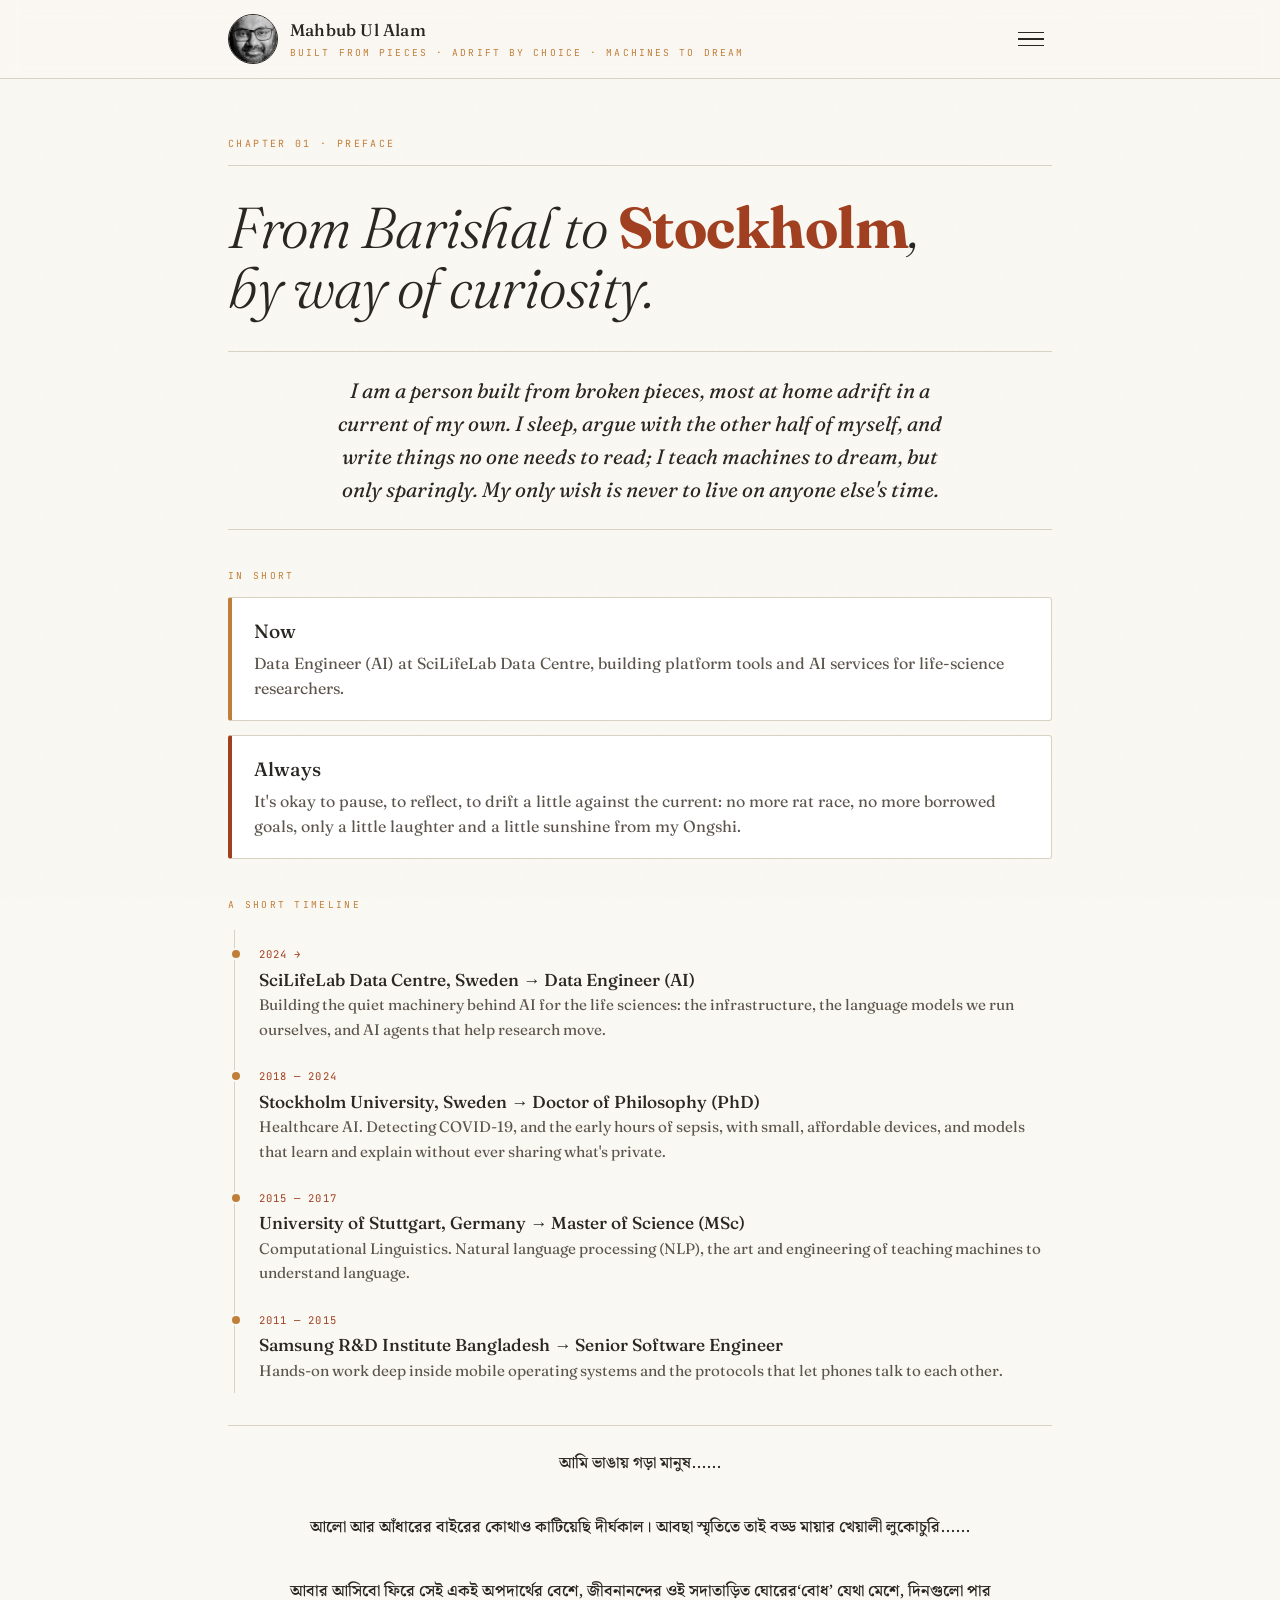
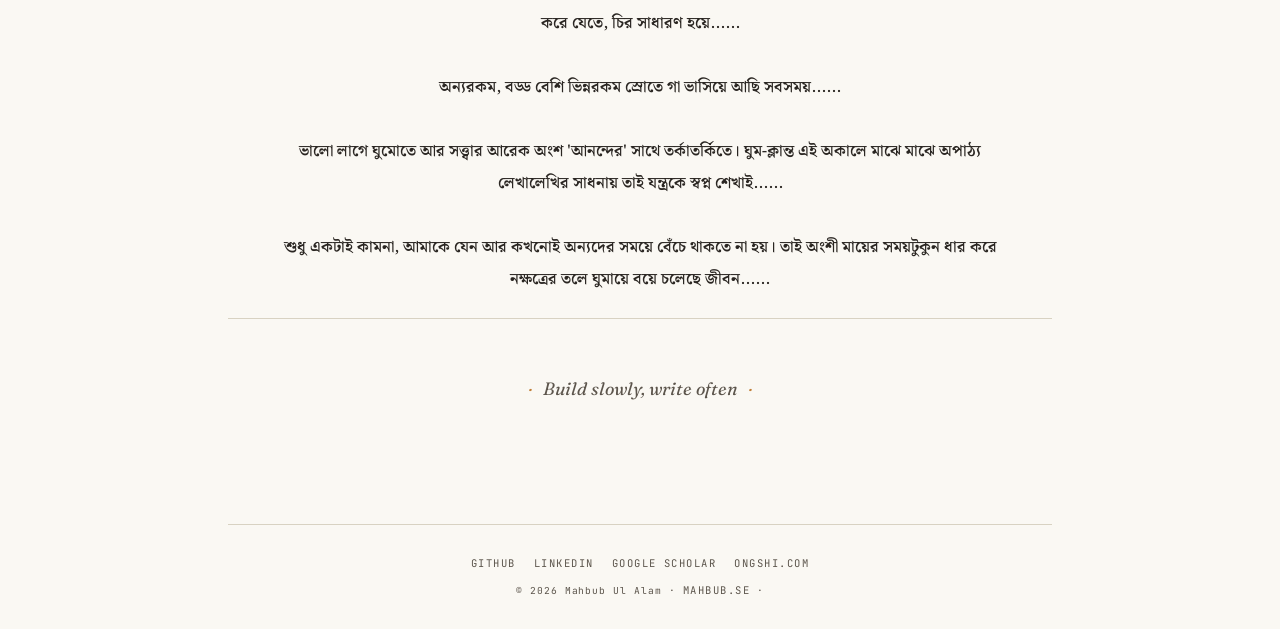
<file: index.html>
<!DOCTYPE html>
<html lang="en">
<head>
<meta charset="UTF-8">
<meta name="viewport" content="width=device-width, initial-scale=1.0">
<title>মাহবুব উল আলম আনন্দ । machines to dream । Mahbub Ul Alam Anondo । যন্ত্ররা স্বপ্নময় </title>
<meta name="description" content="Mahbub Ul Alam (Anondo): Data Engineer (AI) at SciLifeLab Data Centre, Stockholm. Healthcare AI, infrastructure, tools, writing, and AI music.">
<link rel="preconnect" href="https://fonts.googleapis.com">
<link rel="preconnect" href="https://fonts.gstatic.com" crossorigin>
<link href="https://fonts.googleapis.com/css2?family=Fraunces:ital,opsz,wght@0,9..144,300..900;1,9..144,300..900&family=JetBrains+Mono:wght@400;500;700&family=Noto+Serif+Bengali:wght@400;500;600&display=swap" rel="stylesheet">
<link rel="stylesheet" href="assets/style.css">
<link rel="icon" type="image/png" href="media/icon.png">
<link rel="apple-touch-icon" href="media/icon.png">
</head>
<body>

<!-- ============================================================
     This file is only the shell: top bar, the Contents menu,
     an empty <main> where chapters are dropped in, and the footer.
     Each chapter lives in its own file: chapters/<id>.html
     The running order + the menu come from: chapters/_index.json
     To add or edit a chapter, see: chapters/README.md
     ============================================================ -->

<div class="topbar"><div class="topbar-inner">
  <a class="brand" href="#about">
    <div class="monogram"><img src="media/profile.jpg" alt="Mahbub Ul Alam"></div>
    <div><span class="brand-name">Mahbub Ul Alam</span><span class="brand-sub">Built from pieces · Adrift by choice · Machines to dream</span></div>
  </a>
  <button class="burger" id="burger" onclick="toggleNav()" aria-label="Menu"><span></span><span></span><span></span></button>
</div></div>

<div class="scrim" id="scrim" onclick="toggleNav()"></div>
<nav class="panel" id="panel">
  <div class="panel-label">Contents</div>
  <div id="navLinks"><!-- menu built from chapters/_index.json --></div>
  <div class="panel-foot">
    mahbub.se<br>
    <a href="https://github.com/anondo1969" target="_blank" rel="noopener">GitHub</a> ·
    <a href="https://www.linkedin.com/in/anondo" target="_blank" rel="noopener">LinkedIn</a> ·
    <a href="https://scholar.google.com/citations?user=lIfPGYcAAAAJ" target="_blank" rel="noopener">Google Scholar</a><br>
    <a href="https://ongshi.com" target="_blank" rel="noopener">ongshi.com</a>
  </div>
</nav>

<main class="wrap">

  <!-- chapters are loaded into here, one at a time -->
  <section class="page active" id="chapter-host"><noscript>
    <h1 class="display">You arrived with the <b>lights</b> off.</h1>
    <p class="lead">JavaScript is switched off in your browser, which places you among the rare two percent who still wander the web this way. It is a quiet, deliberate, admirable way to read, and I tip my hat to you.</p>
    <div class="quote"><p>But this small book turns its pages with a script: with the script asleep, the chapters stay closed on the shelf, and the words wait in the dark.</p></div>
    <p class="lead">Switch JavaScript on and the shelf opens: the menu fills, a chapter arrives, the lights come up. Until then, I am sorry to meet you only here, at the door. 😟</p>
    <div class="mantra">Some pages turn only by a little light</div>
  </noscript></section>

  <footer>
    <div class="links">
      <a href="https://github.com/anondo1969" target="_blank" rel="noopener">GitHub</a>
      <a href="https://www.linkedin.com/in/anondo" target="_blank" rel="noopener">LinkedIn</a>
      <a href="https://scholar.google.com/citations?user=lIfPGYcAAAAJ" target="_blank" rel="noopener">Google Scholar</a>
      <a href="https://ongshi.com" target="_blank" rel="noopener">ongshi.com</a>
    </div>
    <div class="cr">© 2026 Mahbub Ul Alam · <a href="https://mahbub.se" target="_blank" rel="noopener">mahbub.se</a> ·</div>
  </footer>
</main>

<script src="assets/app.js"></script>
</body>
</html>
</file>
<file: assets/style.css>
/* ============================================================
   mahbub.se — Pocket Field Note
   Shared styles for index.html and post.html
   ============================================================ */
:root{
  --paper:#faf8f3;--paper-deep:#e8e4d4;--ink:#2a2622;--ink-soft:#5c554c;
  --ochre:hsl(31, 54%, 49%);--clay:#a04020;--sage:#4a7c59;--rule:#d8d2c2;--dark:#2a2622;
  --maxw:880px;
}
*{box-sizing:border-box;margin:0;padding:0}
html{scroll-behavior:smooth}
body{
  background:var(--paper);color:var(--ink);
  font-family:'Fraunces',Georgia,serif;font-optical-sizing:auto;line-height:1.6;
  -webkit-font-smoothing:antialiased;position:relative;min-height:100vh;
}
/* paper grain */
body::before{
  content:"";position:fixed;inset:0;pointer-events:none;z-index:0;opacity:.5;
  background-image:url("data:image/svg+xml,%3Csvg xmlns='http://www.w3.org/2000/svg' width='120' height='120'%3E%3Cfilter id='n'%3E%3CfeTurbulence type='fractalNoise' baseFrequency='0.85' numOctaves='3' stitchTiles='stitch'/%3E%3CfeColorMatrix type='saturate' values='0'/%3E%3C/filter%3E%3Crect width='100%25' height='100%25' filter='url(%23n)' opacity='0.04'/%3E%3C/svg%3E");
}
.wrap{max-width:var(--maxw);margin:0 auto;padding:0 28px;position:relative;z-index:1}
/* no image, anywhere, ever spills past its column or the screen */
img{max-width:100%;height:auto}

/* ---------- TOP BAR ---------- */
.topbar{position:sticky;top:0;z-index:40;background:rgba(250,248,243,.88);backdrop-filter:blur(8px);border-bottom:1px solid var(--rule)}
.topbar-inner{max-width:var(--maxw);margin:0 auto;padding:14px 28px;display:flex;align-items:center;justify-content:space-between}
.brand{display:flex;align-items:center;gap:12px;cursor:pointer;text-decoration:none;color:inherit}
.monogram{width:50px;height:50px;border:1.5px solid var(--ink);border-radius:50%;overflow:hidden;flex-shrink:0}
.monogram img{width:100%;height:100%;object-fit:cover;object-position:50% 75%;display:block}
.brand-name{font-size:1.05rem;font-weight:500;letter-spacing:.2px}
.brand-sub{font-family:'JetBrains Mono',monospace;font-size:.6rem;letter-spacing:.22em;text-transform:uppercase;color:var(--ochre);display:block;margin-top:1px}
.burger{background:none;border:none;cursor:pointer;padding:8px;display:flex;flex-direction:column;gap:5px}
.burger span{width:26px;height:1.5px;background:var(--ink);display:block;transition:.3s}
.burger.open span:nth-child(1){transform:translateY(6.5px) rotate(45deg)}
.burger.open span:nth-child(2){opacity:0}
.burger.open span:nth-child(3){transform:translateY(-6.5px) rotate(-45deg)}

/* ---------- NAV PANEL ---------- */
.scrim{position:fixed;inset:0;background:rgba(42,38,34,.4);opacity:0;visibility:hidden;transition:.3s;z-index:50}
.scrim.open{opacity:1;visibility:visible}
.panel{position:fixed;top:0;right:0;height:100%;width:min(340px,86vw);background:var(--paper-deep);border-left:1px solid var(--rule);transform:translateX(100%);transition:transform .38s cubic-bezier(.4,0,.2,1);z-index:60;padding:30px;display:flex;flex-direction:column;overflow-y:auto}
.panel.open{transform:translateX(0)}
.panel-label{font-family:'JetBrains Mono',monospace;font-size:.6rem;letter-spacing:.24em;text-transform:uppercase;color:var(--ochre);margin-bottom:18px}
.nav-link{display:block;text-decoration:none;color:var(--ink);padding:11px 0;border-bottom:1px solid var(--rule);font-size:1.3rem;font-style:italic;cursor:pointer;transition:.2s}
.nav-link:hover,.nav-link.active{color:var(--clay);padding-left:8px}
.nav-num{font-family:'JetBrains Mono',monospace;font-style:normal;font-size:.68rem;color:var(--ochre);margin-right:12px;vertical-align:super}
.panel-foot{margin-top:auto;padding-top:24px;font-family:'JetBrains Mono',monospace;font-size:.62rem;letter-spacing:.1em;color:var(--ink-soft);line-height:1.9}
.panel-foot a{color:var(--ink-soft);text-decoration:none}
.panel-foot a:hover{color:var(--clay)}

/* ---------- PAGE / CHAPTER ---------- */
.page{display:none;padding:50px 0 70px;animation:fade .5s ease}
.page.active{display:block}
@keyframes fade{from{opacity:0;transform:translateY(10px)}to{opacity:1;transform:none}}
.chapter-head{margin-bottom:32px}
.chapter-num{font-family:'JetBrains Mono',monospace;font-size:.62rem;letter-spacing:.24em;text-transform:uppercase;color:var(--ochre)}
.chapter-rule{height:1px;background:var(--rule);margin:10px 0 0}
h1.display{font-size:clamp(2.3rem,6vw,3.6rem);font-weight:300;font-style:italic;line-height:1.05;letter-spacing:-.5px}
h1.display b{font-weight:700;font-style:normal;color:var(--clay)}
.lead{font-size:1.16rem;color:var(--ink-soft);max-width:60ch;margin-top:18px}
.label{font-family:'JetBrains Mono',monospace;font-size:.6rem;letter-spacing:.24em;text-transform:uppercase;color:var(--ochre);display:block;margin:38px 0 14px}

/* cards */
.card{background:#fff;border:1px solid var(--rule);border-left:4px solid var(--ochre);border-radius:3px;padding:18px 22px;margin:14px 0}
.card.clay{border-left-color:var(--clay)}
.card.sage{border-left-color:var(--sage)}
.card h3{font-size:1.2rem;font-weight:500;margin-bottom:4px}
.card .meta{font-family:'JetBrains Mono',monospace;font-size:.66rem;letter-spacing:.12em;text-transform:uppercase;color:var(--ink-soft);margin-bottom:8px}
.card p{color:var(--ink-soft);font-size:1rem}

/* pull quote */
.quote{border-top:1px solid var(--rule);border-bottom:1px solid var(--rule);padding:22px 0;margin:32px 0;text-align:center}
.quote p{font-style:italic;font-size:1.3rem;max-width:48ch;margin:0 auto}

.quote-bn{border-top:1px solid var(--rule);border-bottom:1px solid var(--rule);padding:22px 0;margin:32px 0;text-align:center}
.quote-bn p{font-family:'Noto Serif Bengali',serif;font-weight:600;font-size:1.0rem; font-style:normal;line-height:2;max-width:80ch;margin:0 auto}

/* dark feature card */
.feature{background:var(--dark);color:var(--paper);border-radius:4px;padding:26px;margin:28px 0}
.feature .label{color:var(--ochre);margin-top:0}
.feature h3{font-style:italic;font-weight:300;font-size:1.55rem;margin-bottom:14px}
.feature ol{list-style:none;counter-reset:f}
.feature li{counter-increment:f;padding:9px 0 9px 38px;position:relative;border-bottom:1px solid rgba(255,255,255,.12);font-size:1rem}
.feature li:last-child{border-bottom:none}
.feature li::before{content:counter(f,decimal-leading-zero);position:absolute;left:0;top:12px;font-family:'JetBrains Mono',monospace;font-size:.7rem;color:var(--ochre)}

/* timeline */
.tl{border-left:1px solid var(--rule);margin:18px 0 0 6px;padding-left:24px}
.tl-item{position:relative;padding:10px 0}
.tl-item::before{content:"";position:absolute;left:-29px;top:18px;width:8px;height:8px;border-radius:50%;background:var(--ochre);border:2px solid var(--paper)}
.tl-yr{font-family:'JetBrains Mono',monospace;font-size:.66rem;letter-spacing:.1em;color:var(--clay)}
.tl-item h4{font-size:1.08rem;font-weight:500}
.tl-item p{color:var(--ink-soft);font-size:.95rem}

/* pills */
.pills{display:flex;flex-wrap:wrap;gap:8px;margin:16px 0}
.pill{font-family:'JetBrains Mono',monospace;font-size:.66rem;border:1px solid var(--rule);padding:5px 11px;border-radius:20px;color:var(--ink-soft)}

/* ---------- WRITING LIST ---------- */
.howto{background:var(--paper-deep);border:1px dashed var(--ochre);border-radius:4px;padding:22px 24px;margin:24px 0}
.howto .label{color:var(--clay);margin-top:0}
.howto code{font-family:'JetBrains Mono',monospace;font-size:.82rem;background:#fff;padding:1px 6px;border-radius:3px}
.howto ol{padding-left:20px;color:var(--ink-soft)}
.howto li{margin:6px 0}
.post-row{display:block;text-decoration:none;color:inherit;padding:17px 0;border-bottom:1px solid var(--rule);cursor:pointer;transition:.2s}
.post-row:hover{padding-left:8px}
.post-row .pdate{font-family:'JetBrains Mono',monospace;font-size:.64rem;letter-spacing:.14em;text-transform:uppercase;color:var(--ochre)}
.post-row h3{font-size:1.35rem;font-weight:400;font-style:italic;margin:4px 0}
.post-row.bn h3{font-family:'Noto Serif Bengali',serif;font-style:normal;font-weight:600;font-size:1.4rem}
.post-row p{color:var(--ink-soft);font-size:1rem}
.post-row.bn p{font-family:'Noto Serif Bengali',serif}
.empty-note{color:var(--ink-soft);font-style:italic;padding:10px 0}

/* ---------- POST PAGE ---------- */
.post-body{max-width:64ch;margin:0 auto}
.post-meta{font-family:'JetBrains Mono',monospace;font-size:.64rem;letter-spacing:.14em;text-transform:uppercase;color:var(--ochre);margin-bottom:6px}
.post-body h1{font-size:clamp(2rem,5vw,2.6rem);font-weight:300;font-style:italic;line-height:1.08;margin:6px 0 18px}
.post-body h2{font-size:1.45rem;font-weight:600;margin:30px 0 8px;color:var(--clay)}
.post-body h3{font-size:1.18rem;font-weight:600;margin:22px 0 6px}
.post-body p{margin:14px 0;font-size:1.08rem}
.post-body blockquote{border-left:3px solid var(--sage);padding-left:18px;font-style:italic;color:var(--ink-soft);margin:18px 0}
.post-body code{font-family:'JetBrains Mono',monospace;background:var(--paper-deep);padding:2px 6px;border-radius:3px;font-size:.85em}
.post-body pre{background:var(--dark);color:var(--paper);padding:16px;border-radius:4px;overflow-x:auto;margin:18px 0}
.post-body pre code{background:none;padding:0;color:inherit}
.post-body ul,.post-body ol{padding-left:22px;margin:14px 0}
.post-body li{margin:6px 0}
.post-body a{color:var(--clay)}
.post-body hr{border:none;border-top:1px solid var(--rule);margin:30px 0}
.post-body figure{margin:26px 0}
.post-body img{width:100%;border:1px solid var(--rule);border-radius:3px;display:block}
/* Bengali post body */
.post-body.bn{font-family:'Noto Serif Bengali',serif;line-height:1.95}
.post-body.bn h1{font-style:normal;font-weight:600}
.post-body.bn h2{font-weight:600}
.post-body.bn blockquote{font-style:normal}
.back{font-family:'JetBrains Mono',monospace;font-size:.66rem;letter-spacing:.16em;text-transform:uppercase;color:var(--clay);cursor:pointer;display:inline-block;margin-bottom:22px;text-decoration:none}
.back:hover{color:var(--ochre)}
.loading{text-align:center;color:var(--ink-soft);font-style:italic;padding:60px 0}

/* ---------- MEDIA EMBEDS (paste inside markdown as raw HTML) ---------- */
.embed{margin:24px 0}
.embed iframe{width:100%;aspect-ratio:16/9;border:1px solid var(--rule);border-radius:4px;display:block}
.embed.pdf iframe{aspect-ratio:auto;height:560px}
/* GIFs / screenshots inside .embed: responsive + centered, never wider than the column or the phone */
.embed figure{margin:0}
.embed img{width:auto;max-width:100%;height:auto;margin:0 auto}
.embed-cap,figcaption{font-family:'JetBrains Mono',monospace;font-size:.62rem;letter-spacing:.12em;text-transform:uppercase;color:var(--ink-soft);margin-top:8px;text-align:center;overflow-wrap:anywhere}
.embed-cap a,figcaption a{color:var(--clay);text-decoration:none;border-bottom:1px solid var(--rule)}
.embed-cap a:hover,figcaption a:hover{color:var(--ochre)}
.doc-card{display:flex;align-items:center;gap:16px;background:#fff;border:1px solid var(--rule);border-left:4px solid var(--clay);border-radius:3px;padding:16px 18px;margin:22px 0;text-decoration:none;color:inherit}
.doc-card:hover{transform:translateX(3px)}
.doc-ico{width:42px;height:52px;background:var(--paper-deep);border:1px solid var(--rule);border-radius:2px;display:grid;place-items:center;font-family:'JetBrains Mono',monospace;font-size:.6rem;color:var(--clay);flex-shrink:0}
.doc-card .dt{font-weight:500;display:block}
.doc-card .dm{font-family:'JetBrains Mono',monospace;font-size:.62rem;letter-spacing:.1em;text-transform:uppercase;color:var(--ink-soft);margin-top:2px;display:block}

/* ---------- MANTRA + FOOTER ---------- */
.mantra{text-align:center;margin:56px 0 10px;font-style:italic;font-size:1.12rem;color:var(--ink-soft)}
.mantra::before,.mantra::after{content:"·";color:var(--ochre);margin:0 10px}
footer{border-top:1px solid var(--rule);margin-top:40px;padding:30px 0;text-align:center}
footer .links{display:flex;gap:18px;justify-content:center;flex-wrap:wrap;margin-bottom:10px}
footer a{font-family:'JetBrains Mono',monospace;font-size:.66rem;letter-spacing:.14em;text-transform:uppercase;color:var(--ink-soft);text-decoration:none}
footer a:hover{color:var(--clay)}
footer .cr{font-family:'JetBrains Mono',monospace;font-size:.6rem;color:var(--ink-soft);letter-spacing:.1em}

@media (max-width:560px){
  h1.display{font-size:2.1rem}
  .doc-card{flex-direction:row}
}

/* ---------- PUBLICATIONS / TALKS / NEWS (Doctoral work) ---------- */
.pub{padding:15px 0;border-bottom:1px solid var(--rule)}
.pub:last-child{border-bottom:none}
.pub .pn{font-family:'JetBrains Mono',monospace;font-size:.66rem;color:var(--ochre);margin-right:8px;vertical-align:super}
.pub .ptitle{font-weight:500;color:var(--ink);text-decoration:none;font-size:1.04rem;line-height:1.4}
.pub .ptitle:hover{color:var(--clay)}
.pub .venue{color:var(--ink-soft);font-size:.92rem;margin-top:4px}
.pub-links{display:flex;flex-wrap:wrap;gap:6px;margin-top:9px}
.pub-links a{font-family:'JetBrains Mono',monospace;font-size:.58rem;letter-spacing:.1em;text-transform:uppercase;border:1px solid var(--rule);padding:3px 8px;border-radius:3px;color:var(--clay);text-decoration:none;transition:.15s}
.pub-links a:hover{background:var(--paper-deep)}
.pub-links a.award{color:var(--sage);border-color:var(--sage)}
.chips{display:flex;flex-wrap:wrap;gap:8px;margin:14px 0}
.chips a{font-family:'JetBrains Mono',monospace;font-size:.62rem;letter-spacing:.1em;text-transform:uppercase;border:1px solid var(--rule);padding:6px 12px;border-radius:3px;color:var(--clay);text-decoration:none;transition:.15s}
.chips a:hover{background:var(--paper-deep)}
.card.link{cursor:pointer;text-decoration:none;display:block;transition:.2s}
.card.link:hover{transform:translateX(4px);border-left-width:6px}

/* ---------- AUDIO TRACK (AI Music) ---------- */
.track{background:#fff;border:1px solid var(--rule);border-left:4px solid var(--sage);border-radius:3px;padding:18px 20px;margin:22px 0}
.track-name{font-style:italic;font-size:1.22rem;margin-bottom:6px}
.track-tag{font-family:'JetBrains Mono',monospace;font-size:.6rem;letter-spacing:.16em;text-transform:uppercase;color:var(--ochre);display:block;margin-bottom:12px}
.track audio{width:100%;height:40px}

/* ---------- MUSIC LIST (inline players in the #music list) ---------- */
.post-row.music{cursor:default}
.post-row.music:hover{padding-left:0}
.post-row.music h3 a{color:inherit;text-decoration:none}
.post-row.music h3 a:hover{color:var(--clay)}
.row-audio{margin:12px 0 8px}
.row-audio audio{width:100%;height:40px}
.row-more{font-family:'JetBrains Mono',monospace;font-size:.62rem;letter-spacing:.14em;text-transform:uppercase;color:var(--clay);text-decoration:none;display:inline-block}
.row-more:hover{color:var(--ochre)}

/* ---------- SONG POST (AI Music tracks) ---------- */
.song-sub{color:var(--ink-soft);font-style:italic;margin:-4px 0 10px;font-size:1.02rem}
.lyrics{background:var(--paper-deep);border-radius:4px;padding:18px 20px;margin:18px 0}
.lyrics-lang{font-family:'JetBrains Mono',monospace;font-size:.6rem;letter-spacing:.16em;text-transform:uppercase;color:var(--ochre);margin-bottom:10px}
.lyrics p{margin:0;white-space:pre-line}
.latin,.post-body.bn .latin{font-family:'Fraunces',Georgia,serif}
</file>
